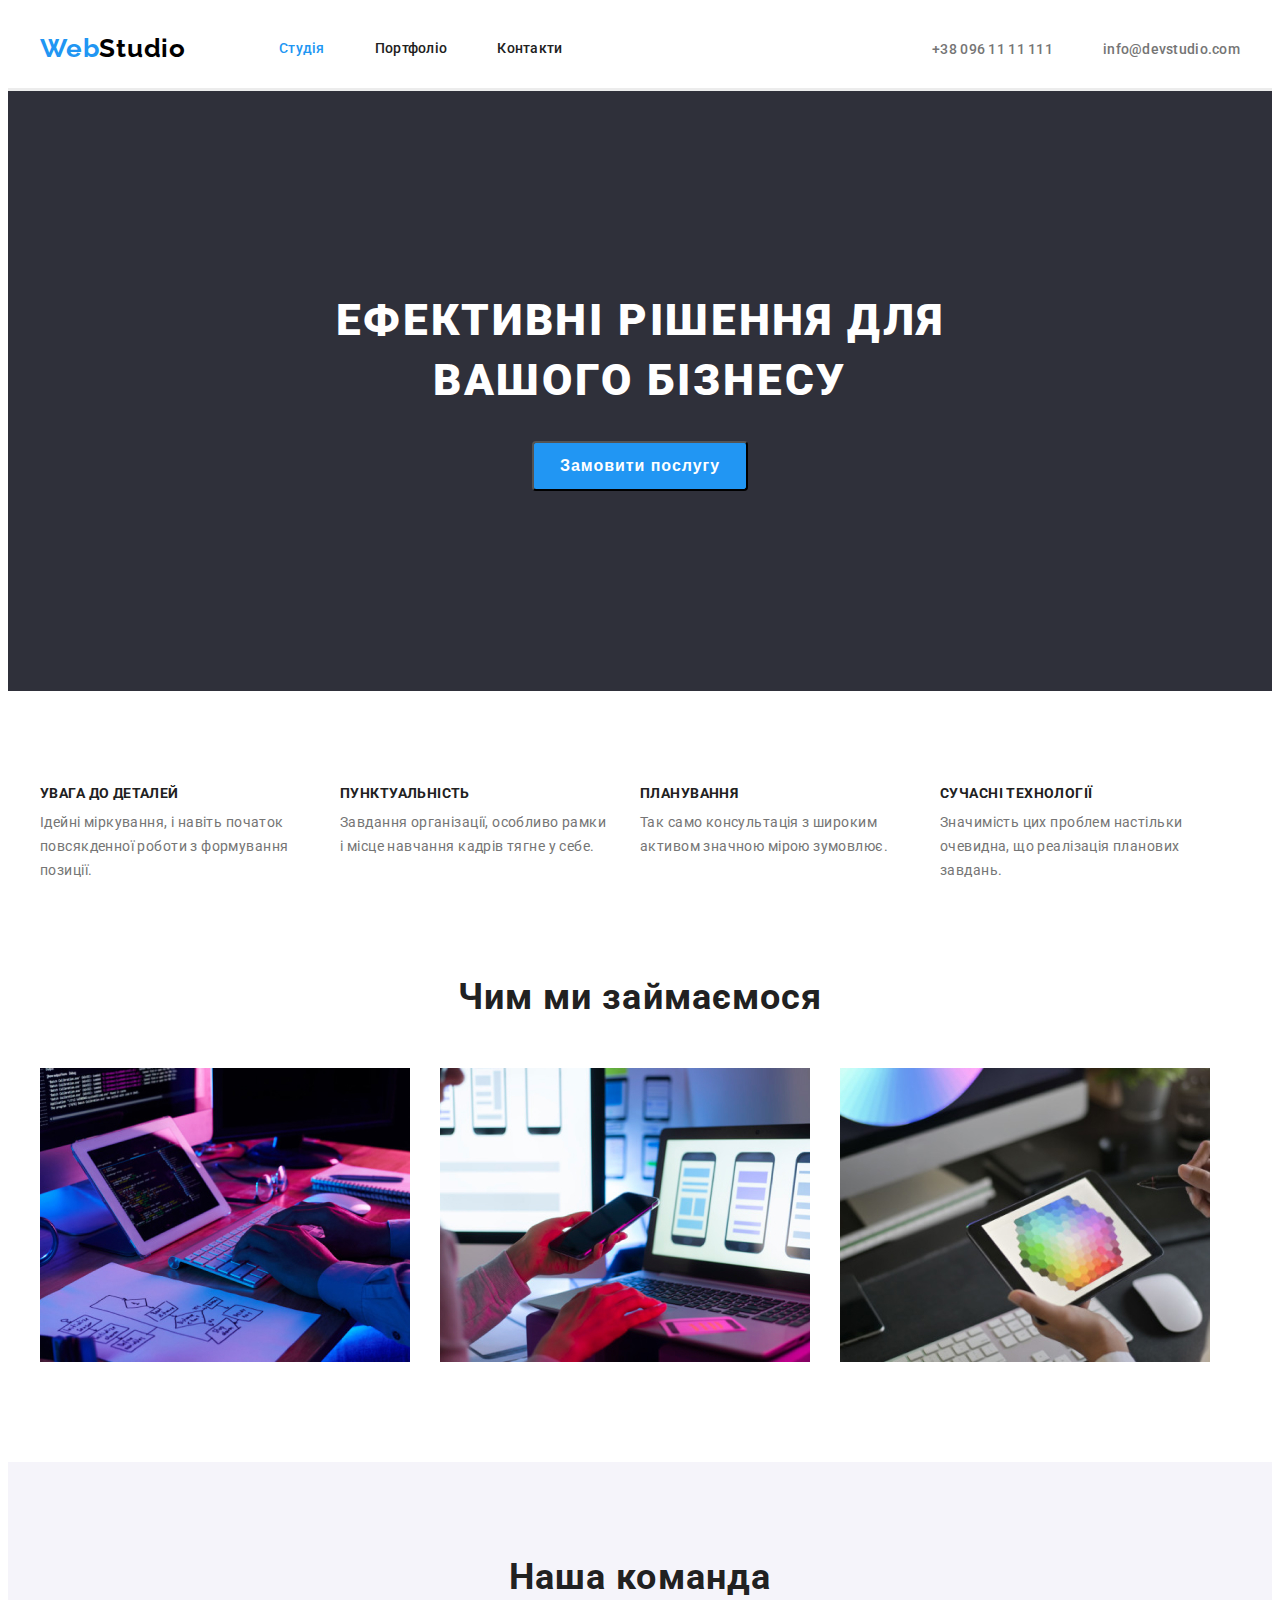
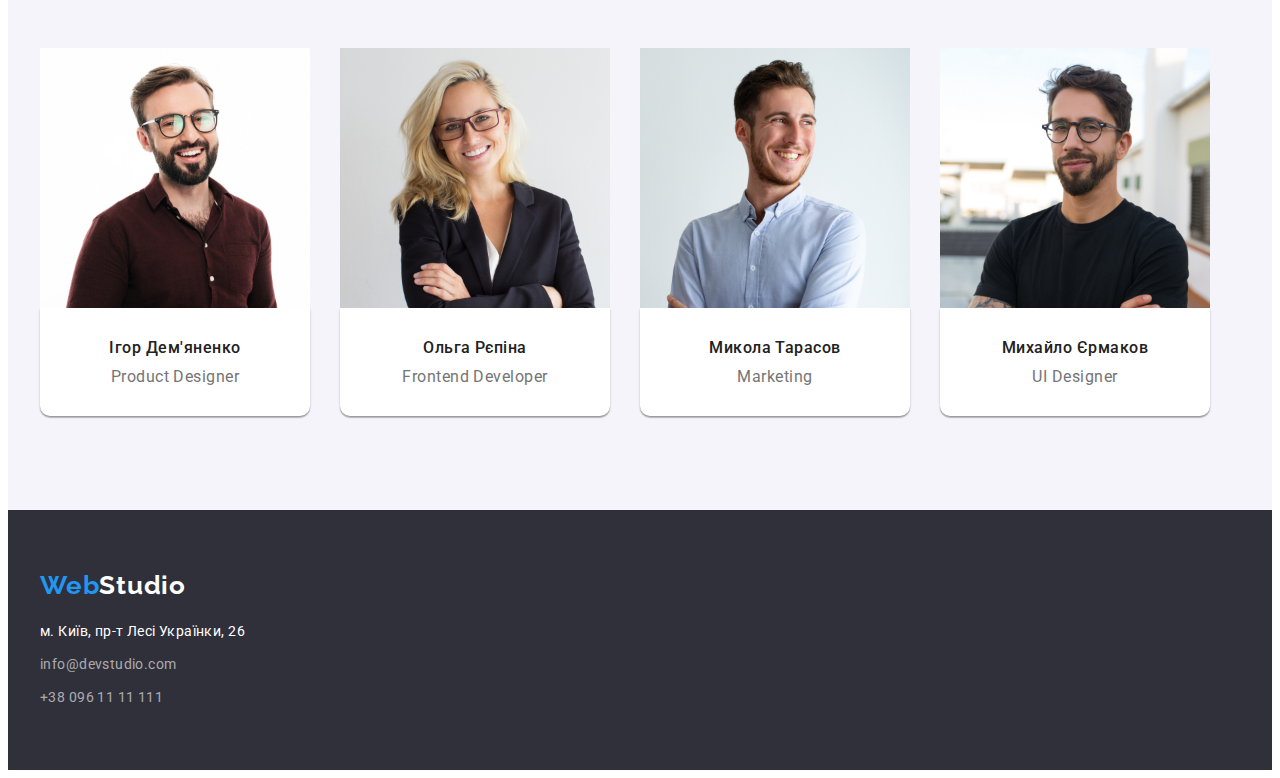
<file: index.html>
<!DOCTYPE html>
<html lang="uk">

<head>
  <meta charset="UTF-8" />
  <meta name="viewport" content="width=, initial-scale=1.0" />
  <title>Веб студія</title>
  <link rel="stylesheet" href="./css/style.css" />
  <link rel="preconnect" href="https://fonts.googleapis.com" />
  <link rel="preconnect" href="https://fonts.gstatic.com" crossorigin />
  <link href="https://fonts.googleapis.com/css2?family=Raleway:wght@700&family=Roboto:wght@400;500;700;900&display=swap"
    rel="stylesheet" />
  <link rel="stylesheet" href="https://cdnjs.cloudflare.com/ajax/libs/modern-normalize/2.0.0/modern-normalize.min.css"
    integrity="sha512-4xo8blKMVCiXpTaLzQSLSw3KFOVPWhm/TRtuPVc4WG6kUgjH6J03IBuG7JZPkcWMxJ5huwaBpOpnwYElP/m6wg=="
    crossorigin="anonymous" referrerpolicy="no-referrer" />
</head>

<body>
  <header class="header">
    <div class="container header-container">
      <nav class="header-nav">
        <a class="logo link" href="./index.html">Web<span class="logo-color">Studio</span></a>
        <ul class="header-list list header-mail">
          <li class="item">
            <a class="header-item link current" href="./index.html">Студія</a>
          </li>
          <li class="item">
            <a class="header-item link" href="./portfolio.html">Портфоліо</a>
          </li>
          <li class="item"><a class="header-item link" href="">Контакти</a></li>
        </ul>

      </nav>

      <ul class="list header-mail">
        <li class="item">
          <a class="tel link" href="tel:+380961111111">+38 096 11 11 111</a>
        </li>
        <li class="item">
          <a class="mail link" href="mailto:info@devstudio.com">info@devstudio.com</a>
        </li>
      </ul>
    </div>
  </header>

  <main>
    <section class="hero">
      <div class="container">
        <h1 class="title-h">Ефективні рішення для вашого бізнесу</h1>
        <button class="btn">Замовити послугу</button>
      </div>
    </section>

    <section class="text">
      <div class="container">

        <ul class="list container-text">
          <li class="text-item">
            <h3 class="section-title-hhh">УВАГА ДО ДЕТАЛЕЙ</h3>
            <p class="section-text">
              Ідейні міркування, і навіть початок повсякденної роботи з
              формування позиції.
            </p>
          </li>

          <li class="text-item">
            <h3 class="section-title-hhh">ПУНКТУАЛЬНІСТЬ</h3>
            <p class="section-text">
              Завдання організації, особливо рамки і місце навчання кадрів
              тягне у себе.
            </p>
          </li>

          <li class="text-item">
            <h3 class="section-title-hhh">ПЛАНУВАННЯ</h3>
            <p class="section-text">
              Так само консультація з широким активом значною мірою зумовлює.
            </p>
          </li>

          <li class="text-item">
            <h3 class="section-title-hhh">СУЧАСНІ ТЕХНОЛОГІЇ</h3>
            <p class="section-text">
              Значимість цих проблем настільки очевидна, що реалізація
              планових завдань.
            </p>
          </li>
        </ul>
      </div>
    </section>

    <section class="works">
      <div class="container">
        <h2 class="section-title-hh">Чим ми займаємося</h2>
        <ul class="list container-works">
          <li class="works-item">
            <img class="img" src="./images/imgbox1.jpg" alt="приклад роботи1" width="370" />
          </li>
          <li class="works-item">
            <img class="img" src="./images/imgbox2.jpg" alt="приклад роботи2" width="370" />
          </li>
          <li class="works-item">
            <img class="img" src="./images/imgbox3.jpg" alt="приклад роботи3" width="370" />
          </li>
        </ul>
      </div>
    </section>

    <section class="our-team">
      <div class="container ">
        <h2 class="team-title-hh">Наша команда</h2>

        <ul class="list container-our-team">

          <li class="our-team-item">
            <img class="img" src="./images/img.jpg" alt="фото" width="270" />
            <div class="card">
              <h3 class="team-title-hhh">Ігор Дем'яненко</h3>
              <p class="team-text">Product Designer</p>
            </div>
          </li>

          <li class="our-team-item">
            <img class="img" src="./images/img1.jpg" alt="фото" width="270" />
            <div class="card">
              <h3 class="team-title-hhh">Ольга Рєпіна</h3>
              <p class="team-text">Frontend Developer</p>
            </div>
          </li>

          <li class="our-team-item">
            <img class="img" src="./images/img2.jpg" alt="фото" width="270" />
            <div class="card">
              <h3 class="team-title-hhh">Микола Тарасов</h3>
              <p class="team-text">Marketing</p>
            </div>
          </li>

          <li class="our-team-item">
            <img class="img" src="./images/img3.jpg" alt="фото" width="270" />
            <div class="card">
              <h3 class="team-title-hhh">Михайло Єрмаков</h3>
              <p class="team-text">UI Designer</p>
            </div>
          </li>
        </ul>
      </div>
    </section>
  </main>

  <footer class="footer">
    <div class="container">
      <a class="logo link" href="./index.html">Web<span class="logo-color-footer">Studio</span></a>

      <address class="adress">
        <p class="adress-text">м. Київ, пр-т Лесі Українки, 26</p>
        <ul class="list">
          <li class="adress-mail"><a class="footer-nav link" href="mailto:info@devstudio.com">info@devstudio.com</a>
          </li>
          <li class="adress-tel"><a class="footer-nav link" href="tel:+380961111111">+38 096 11 11 111</a></li>

        </ul>
      </address>
    </div>
  </footer>
</body>

</html>
</file>
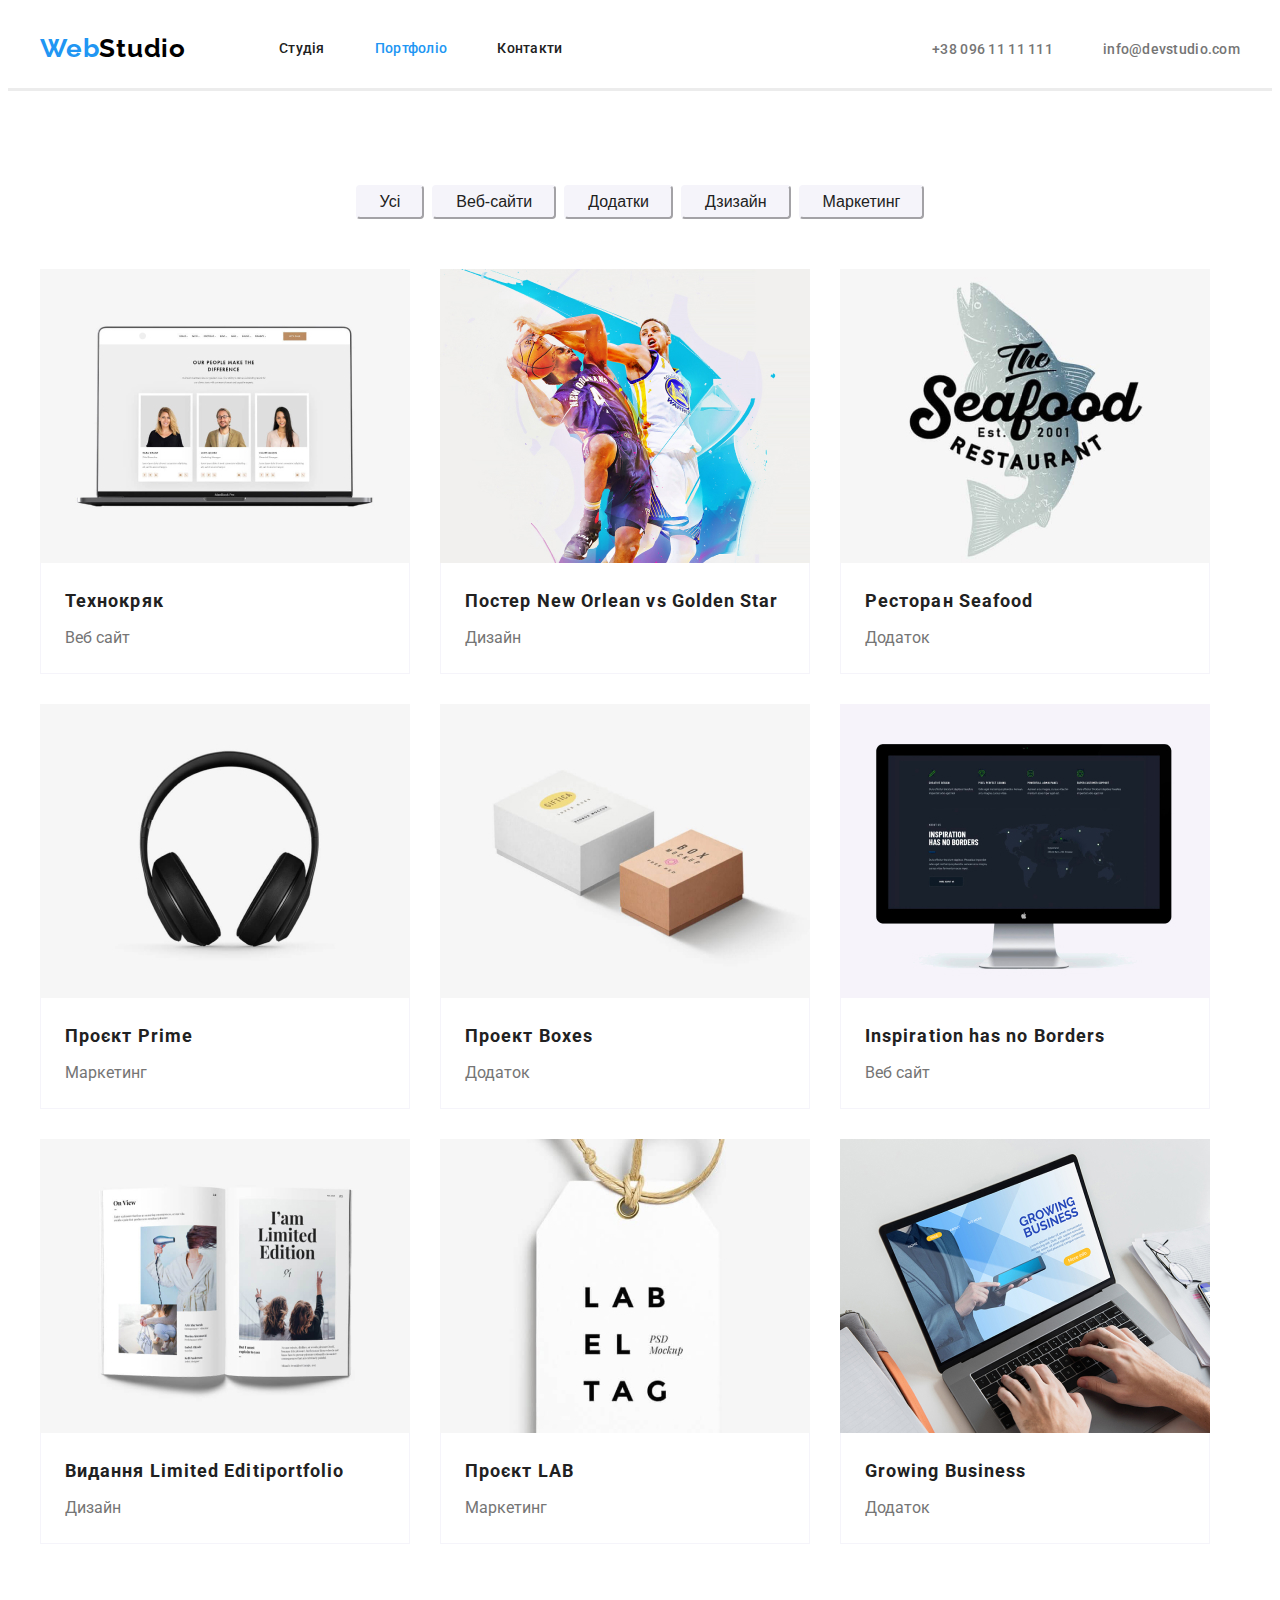
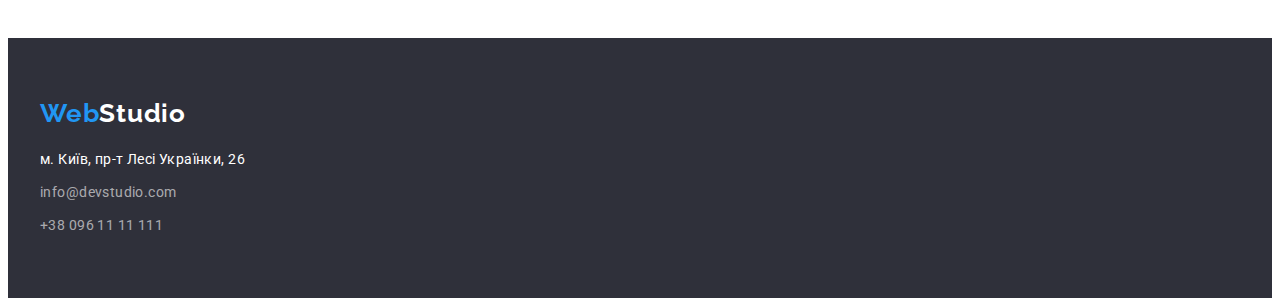
<file: portfolio.html>
<!DOCTYPE html>
<html lang="uk">

<head>
  <meta charset="UTF-8" />
  <meta name="viewport" content="width=, initial-scale=1.0" />
  <title>Портфоліо</title>
  <link rel="stylesheet" href="./css/style.css" />
  <link rel="preconnect" href="https://fonts.googleapis.com" />
  <link rel="preconnect" href="https://fonts.gstatic.com" crossorigin />
  <link href="https://fonts.googleapis.com/css2?family=Raleway:wght@700&family=Roboto:wght@400;500;700;900&display=swap"
    rel="stylesheet" />
  <link rel="stylesheet" href="https://cdnjs.cloudflare.com/ajax/libs/modern-normalize/2.0.0/modern-normalize.min.css"
    integrity="sha512-4xo8blKMVCiXpTaLzQSLSw3KFOVPWhm/TRtuPVc4WG6kUgjH6J03IBuG7JZPkcWMxJ5huwaBpOpnwYElP/m6wg=="
    crossorigin="anonymous" referrerpolicy="no-referrer" />
</head>

<body>
  <header class="header">
    <div class="container header-container">
      <nav class="header-nav">
        <a class="logo link" href="./index.html">Web<span class="logo-color">Studio</span></a>
        <ul class="header-list list header-mail">
          <li class="item">
            <a class="header-item link " href="./index.html">Студія</a>
          </li>
          <li class="item">
            <a class="header-item link current" href="./portfolio.html">Портфоліо</a>
          </li>

          <li class="item"><a class="header-item link" href="">Контакти</a></li>
        </ul>
      </nav>

      <ul class="list header-mail">
        <li class="item">
          <a class="tel link" href="tel:+380961111111">+38 096 11 11 111</a>
        </li>
        <li class="item">
          <a class="mail link" href="mailto:info@devstudio.com">info@devstudio.com</a>
        </li>
      </ul>
    </div>
  </header>

  <main>

    <section class="content">
      <div class="container portfolio-container">
        <ul class="list portfolio-btns">

          <li class="portfolio-item">
            <button class="btn-portfolio">Усі</button>
          </li>

          <li class="portfolio-item">
            <button class="btn-portfolio">Веб-сайти</button>
          </li>

          <li class="portfolio-item">
            <button class="btn-portfolio">Додатки</button>
          </li>

          <li class="portfolio-item">
            <button class="btn-portfolio">Дзизайн</button>
          </li>

          <li class="portfolio-item">
            <button class="btn-portfolio">Маркетинг</button>
          </li>

        </ul>

        <h1 hidden class="visually-hidden">Gallery</h1>

        <ul class="list portfolio-img ">
          <li class="portfolio-card">
            <a class="link" href="">
              <img class="img" src="./images/images-portfolio/technocrack.jpg " width="370" alt="фото резюме" />
              <div class="img-text">
                <h2 class="portfolio-title-hh">Технокряк</h2>
                <p class="portfolio-text">Веб сайт</p>
              </div>
            </a>
          </li>

          <li class="portfolio-card">
            <a class="link" href="">
              <img class="img" src="./images/images-portfolio/dyzain-new-orlean.jpg" width="370"
                alt="фото баскетболістів" />
              <div class="img-text">
                <h2 class="portfolio-title-hh">Постер New Orlean vs Golden Star</h2>
                <p class="portfolio-text">Дизайн</p>
              </div>
            </a>
          </li>

          <li class="portfolio-card">
            <a class="link" href="">
              <img class="img" src="./images/images-portfolio/app-seafood.jpg" width="370" alt="реклама додатку" />
              <div class="img-text">
                <h2 class="portfolio-title-hh">Ресторан Seafood</h2>
                <p class="portfolio-text">Додаток</p>
              </div>
            </a>
          </li>

          <li class="portfolio-card">
            <a class="link" href="">
              <img class="img" src="./images/images-portfolio/marketitng-headphones.jpg" width="370"
                alt="фото навушників" />
              <div class="img-text">
                <h2 class="portfolio-title-hh">Проєкт Prime</h2>
                <p class="portfolio-text">Маркетинг</p>
              </div>
            </a>
          </li>

          <li class="portfolio-card">
            <a class="link" href="">
              <img class="img" src="./images/images-portfolio/boxes.jpg" width="370" alt="фото резюме" />
              <div class="img-text">
                <h2 class="portfolio-title-hh">Проект Boxes</h2>
                <p class="portfolio-text">Додаток</p>
              </div>
            </a>
          </li>

          <li class="portfolio-card">
            <a class="link" href="">
              <img class="img" src="./images/images-portfolio/site.jpg" width="370" alt="фото монітора" />

              <div class="img-text">
                <h2 class="portfolio-title-hh">Inspiration has no Borders</h2>
                <p class="portfolio-text">Веб сайт</p>
              </div>
            </a>

          </li>

          <li class="portfolio-card">
            <a class="link" href="">
              <img class="img" src="./images/images-portfolio/dyzainb-book.jpg" width="370" alt="відкрита книга" />
              <div class="img-text">
                <h2 class="portfolio-title-hh">Видання Limited Editiportfolio</h2>
                <p class="portfolio-text">Дизайн</p>
              </div>
            </a>
          </li>

          <li class="portfolio-card">
            <a class="link" href="">
              <img class="img" src="./images/images-portfolio/marketing-lab.jpg" width="370" alt="фото брилка" />
              <div class="img-text">
                <h2 class="portfolio-title-hh">Проєкт LAB</h2>
                <p class="portfolio-text">Маркетинг</p>
              </div>
            </a>
          </li>

          <li class="portfolio-card">
            <a class="link" href="">
              <img class="img" src="./images/images-portfolio/app-growing-buisness.jpg" width="370"
                alt="робота за ноутбуком" />
              <div class="img-text">
                <h2 class="portfolio-title-hh">Growing Business</h2>
                <p class="portfolio-text">Додаток</p>
              </div>
            </a>
          </li>

        </ul>
      </div>
    </section>
  </main>

  <footer class="footer">
    <div class="container">
      <a class="logo link" href="./index.html">Web<span class="logo-color-footer">Studio</span></a>

      <address class="adress">
        <p class="adress-text">м. Київ, пр-т Лесі Українки, 26</p>
        <ul class="list">
          <li class="adress-mail"><a class="footer-nav link" href="mailto:info@devstudio.com">info@devstudio.com</a>
          </li>
          <li class="adress-tel"><a class="footer-nav link" href="tel:+380961111111">+38 096 11 11 111</a></li>

        </ul>
      </address>
    </div>
  </footer>
</body>

</html>
</file>
<file: css/style.css>
body {
  font-family: 'roboto', sans-serif;
}

p,
h1,
h2,
h3,
h4,
h5,
h6 {
  margin: 0px;
}

ul,
ol {
  margin: 0px;
  padding: 0px;
}

.container {
  width: 1200px;
  padding-left: 15px;
  padding-right: 15px;
  margin: 0 auto;
  /* outline: 2px solid tomato; */
}

.list {
  list-style: none;
  padding: 0;
  margin: 0;
}
.link {
  text-decoration: none;
}

.visually-hidden {
  position: absolute;
  width: 1px;
  height: 1px;
  margin: -1px;
  border: 0;
  padding: 0;
  white-space: nowrap;
  clip-path: inset(100%);
  clip: rect(0 0 0 0);
  overflow: hidden;
}

:root {
  --text-color-main: #757575;
  --color-white: #ffffff;
  --color-blue: #2196f3;
  --title-color: #212121;
}

/*-------------body----------*/
.header {
  border-bottom: solid #ececec;
}

.header-container {
  display: flex;
  justify-content: space-between;
  align-items: center;
}

.header-nav {
  display: flex;
  align-items: center;
}

.header-mail {
  display: flex;
  align-items: center;
}

.logo {
  color: var(--color-blue);
  font-family: 'raleway', sans-serif;
  font-weight: 700;
  font-size: 26px;
  letter-spacing: 0.78px;
  margin-right: 93px;
}

.logo-color {
  font-family: 'raleway', sans-serif;
  font-weight: 700;
  font-size: 26px;
  color: #000000;
}

.hero {
  background-color: #2f303a;
  text-align: center;
  padding-bottom: 200px;
  padding-top: 200px;
}

.header-list .header-item.current {
  color: var(--color-blue);
}

.content .btn-portfolio.current {
  background-color: var(--color-blue);
}

.title-h {
  color: var(--color-white);
  text-align: center;
  text-transform: uppercase;
  width: 696px;
  font-size: 44px;
  font-weight: 900;
  line-height: 1.36; /* 136.364% */
  letter-spacing: 2.64px;

  margin: 0 auto;
}

.header-container {
  display: flex;
}

.item {
  margin-right: 50px;
}

.item:last-child {
  margin-right: 0px;
}
.header-item {
  color: var(--title-color);
  font-size: 14px;
  font-weight: 500;
  letter-spacing: 0.28px;
  padding-top: 32px;
  padding-bottom: 32px;
  display: block;
}

.header-item:focus,
.header-item:hover {
  font-size: 14px;
  font-weight: 500;
  color: var(--color-blue);
  letter-spacing: 0.28px;
}

.tel,
.mail {
  color: var(--text-color-main);
  font-size: 14px;
  font-weight: 500;
  letter-spacing: 0.28px;
  padding-top: 32px;
  padding-bottom: 32px;
}

.tel:focus,
.tel:hover {
  font-size: 14px;
  font-weight: 500;
  color: var(--color-blue);
  letter-spacing: 0.28px;
}

.mail:focus,
.mail:hover {
  font-size: 14px;
  font-weight: 500;
  color: var(--color-blue);
}

.btn {
  color: var(--color-white);
  text-align: center;
  font-size: 16px;
  font-weight: 700;
  line-height: 1.87; /* 187.5% */
  letter-spacing: 0.96px;
  margin-top: 30px;

  border-radius: 4px;
  background-color: var(--color-blue);
  min-height: 50px;
  min-width: 216px;
}

.active {
  color: var(--color-blue);
  text-align: center;
  font-size: 16px;
  font-weight: 700;
  line-height: 1.87; /* 187.5% */
  letter-spacing: 0.96px;
}

.section-title-hhh {
  color: var(--title-color);
  font-size: 14px;
  font-weight: 700;
  letter-spacing: 0.42px;
}

.text {
  padding-top: 94px;
  padding-bottom: 94px;
}

.text-item {
  width: 270px;
}

.container-text {
  display: flex;
  gap: 30px;
}

.section-text {
  color: var(--text-color-main);
  font-size: 14px;
  line-height: 1.71; /* 171.429% */
  letter-spacing: 0.42px;
  margin-top: 10px;
}

.section-title-hh {
  color: var(--title-color);
  text-align: center;
  font-size: 36px;
  font-weight: 700;
  letter-spacing: 1.08px;
  margin-bottom: 50px;
}

.works {
  padding-bottom: 100px;
}

.img {
  display: block;
}

.container-works {
  display: flex;
  gap: 30px;
}

.container-our-team {
  display: flex;
}

.card {
  padding-top: 30px;
  padding-bottom: 30px;
  box-shadow: 0 2px 1px 0 rgba(0, 0, 0, 0.2), 0 1px 1px 0 rgba(0, 0, 0, 0.14),
    0 1px 3px 0 rgba(0, 0, 0, 0.12);
  background: #fff;
  border: 1px;
  border-top: none;
  border-bottom-right-radius: 10px;
  border-bottom-left-radius: 10px;
}

.our-team {
  background-color: #f5f4fa;
  padding-top: 94px;
  padding-bottom: 94px;
}

.our-team.section-text {
  color: var(--text-color-main);
  text-align: center;
  letter-spacing: 0.48px;
}

.our-team-item {
  display: block;
  margin-right: 30px;
}

.our-team-item:last-child {
  margin-right: 0px;
}

.team-title-hhh {
  color: var(--title-color);
  font-size: 16px;
  text-align: center;
  font-weight: 500;
  letter-spacing: 0.48px;
}

.team-text {
  color: var(--text-color-main);
  text-align: center;
  letter-spacing: 0.48px;
  margin-top: 10px;
}

.team-title-hh {
  color: var(--title-color);
  text-align: center;
  font-size: 36px;
  font-weight: 700;
  letter-spacing: 1.08px;
  margin-bottom: 50px;
}

/*------------------footer -------------------*/

.content {
  padding-bottom: 94px;
  padding-top: 94px;
}

.footer {
  background-color: #2f303a;
  color: var(--color-white);
  padding-bottom: 60px;
  padding-top: 60px;
}

.logo-color-footer {
  color: var(--color-white);
  margin-bottom: 60px;
}

.footer-nav {
  color: rgba(255, 255, 255, 0.6);
  font-style: normal;
  font-size: 14px;
  line-height: 1.71; /* 171.429% */
  letter-spacing: 0.42px;
}

.footer-nav:hover {
  color: rgba(33, 150, 243, 0.6);
  font-size: 14px;
  line-height: 1.71; /* 171.429% */
  letter-spacing: 0.42px;
}

.adress {
  font-style: normal;
  margin-top: 20px;
}

.adress-text {
  color: var(--color-white);
  font-family: 'roboto', sans-serif;
  font-size: 14px;
  line-height: 1.71; /* 171.429% */
  letter-spacing: 0.42px;
  margin-bottom: 9px;
}

.adress-tel {
  margin-top: 9px;
}

/*-------------------portfolio --------------------*/

.btn-portfolio {
  font-weight: 500;
  font-size: 16px;
  color: var(--title-color);
  background-color: #f5f4fa;
  cursor: pointer;
  background-color: #f5f4fa;
  border-color: #f5f4fa;
  border-radius: 4px;
  padding-top: 6px;
  padding-right: 22px;
  padding-bottom: 6px;
  padding-left: 22px;
}

.btn-portfolio:focus,
.btn-portfolio:hover {
  font-weight: 500;
  font-size: 16px;
  color: var(--color-white);
  background-color: var(--color-blue);
  cursor: pointer;
  border-radius: 4px;
}

.portfolio-title-hh {
  color: var(--title-color);
  font-size: 18px;
  font-weight: 700;
  letter-spacing: 1.08px;
  line-height: 2;
}

.portfolio-text {
  color: var(--text-color-main);
  line-height: 1.87;
  margin-top: 4px;
}

.portfolio-btns {
  display: flex;
  justify-content: center;
  margin-bottom: 50px;
}

.portfolio-img {
  display: flex;
  flex-wrap: wrap;
  align-items: center;
  gap: 30px;
}

.portfolio-item {
  margin-right: 8px;
}

.portfolio-item:last-child {
  margin-right: 0px;
}

.img-text {
  display: block;
  border: 1px solid #f5f4fa;
  border-top: none;
  padding-left: 24px;
  padding-right: 24px;
  padding-top: 20px;
  padding-bottom: 20px;
}
</file>
